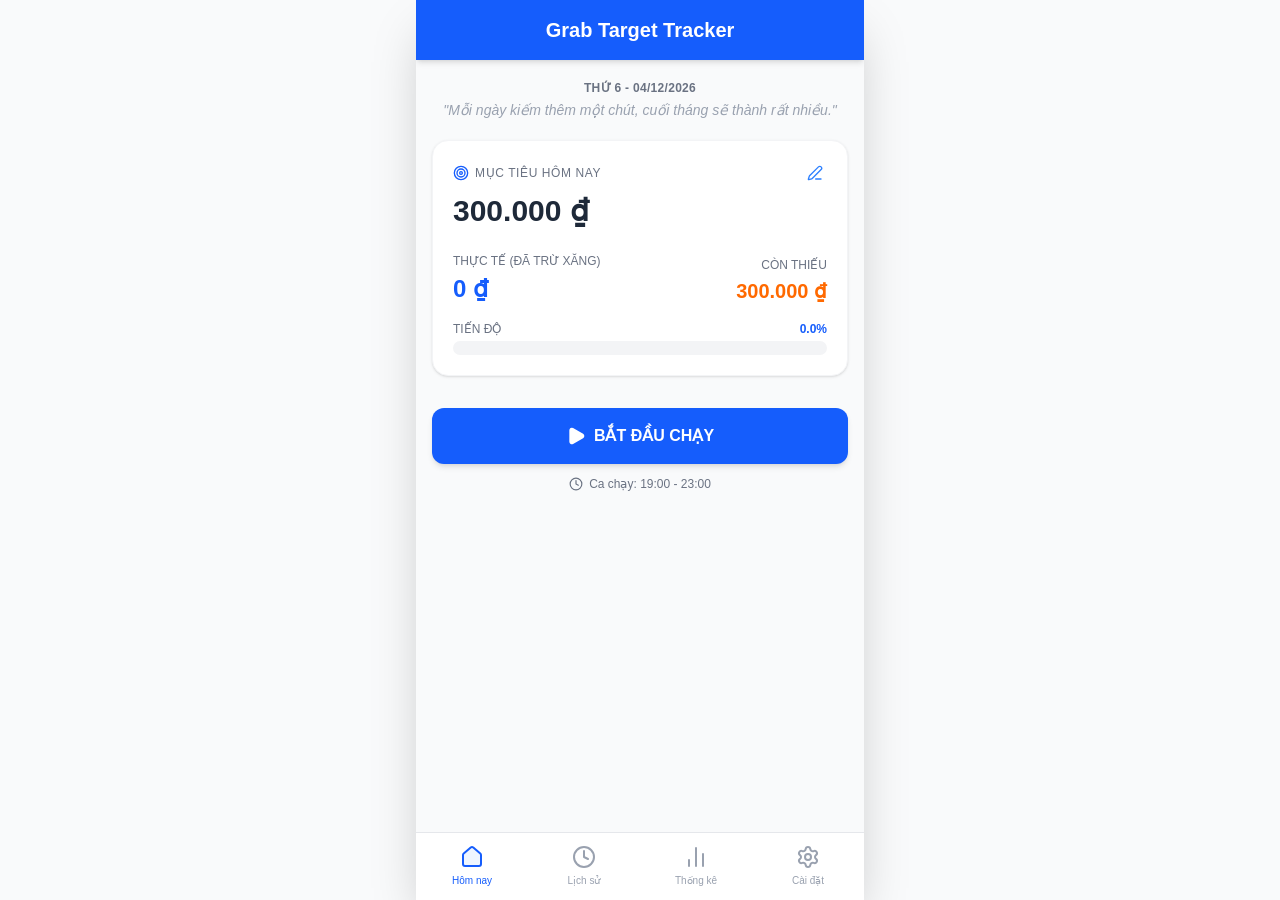
<file: docs/index.html>
<!doctype html>
<html lang="en">
  <head>
    <meta charset="UTF-8" />
    <meta name="viewport" content="width=device-width, initial-scale=1.0" />
    <title>Grab Driver Target Tracker</title>
    <meta name="description" content="Ứng dụng theo dõi mục tiêu thu nhập và tiền xăng hàng ngày dành cho tài xế Grab." />
    <meta property="og:title" content="Grab Driver Target Tracker" />
    <meta property="og:description" content="Ứng dụng theo dõi mục tiêu thu nhập và tiền xăng hàng ngày dành cho tài xế Grab." />
    <meta property="og:type" content="website" />
    <meta name="twitter:card" content="summary_large_image" />
    <script type="module" crossorigin src="./assets/index-TwzxpZ_W.js"></script>
    <link rel="stylesheet" crossorigin href="./assets/index-CAObqUo8.css">
  </head>
  <body>
    <div id="root"></div>
  </body>
</html>
</file>
<file: docs/assets/index-CAObqUo8.css>
/*! tailwindcss v4.3.3 | MIT License | https://tailwindcss.com */@layer properties{@supports (((-webkit-hyphens:none)) and (not (margin-trim:inline))) or ((-moz-orient:inline) and (not (color:rgb(from red r g b)))){*,:before,:after,::backdrop{--tw-space-y-reverse:0;--tw-border-style:solid;--tw-gradient-position:initial;--tw-gradient-from:#0000;--tw-gradient-via:#0000;--tw-gradient-to:#0000;--tw-gradient-stops:initial;--tw-gradient-via-stops:initial;--tw-gradient-from-position:0%;--tw-gradient-via-position:50%;--tw-gradient-to-position:100%;--tw-leading:initial;--tw-font-weight:initial;--tw-tracking:initial;--tw-shadow:0 0 #0000;--tw-shadow-color:initial;--tw-shadow-alpha:100%;--tw-inset-shadow:0 0 #0000;--tw-inset-shadow-color:initial;--tw-inset-shadow-alpha:100%;--tw-ring-color:initial;--tw-ring-shadow:0 0 #0000;--tw-inset-ring-color:initial;--tw-inset-ring-shadow:0 0 #0000;--tw-ring-inset:initial;--tw-ring-offset-width:0px;--tw-ring-offset-color:#fff;--tw-ring-offset-shadow:0 0 #0000;--tw-duration:initial;--tw-content:"";--tw-translate-x:0;--tw-translate-y:0;--tw-translate-z:0;--tw-scale-x:1;--tw-scale-y:1;--tw-scale-z:1}}}@layer theme{:root,:host{--font-sans:-apple-system, BlinkMacSystemFont, "Segoe UI", Roboto, "Helvetica Neue", "Noto Sans", Arial, sans-serif, "Apple Color Emoji", "Segoe UI Emoji", "Segoe UI Symbol", "Noto Color Emoji";--font-mono:ui-monospace, SFMono-Regular, Menlo, Monaco, Consolas, "Liberation Mono", "Courier New", monospace;--color-red-500:oklch(63.7% .237 25.331);--color-orange-50:oklch(98% .016 73.684);--color-orange-100:oklch(95.4% .038 75.164);--color-orange-200:oklch(90.1% .076 70.697);--color-orange-400:oklch(75% .183 55.934);--color-orange-500:oklch(70.5% .213 47.604);--color-orange-600:oklch(64.6% .222 41.116);--color-orange-700:oklch(55.3% .195 38.402);--color-amber-500:oklch(76.9% .188 70.08);--color-green-50:oklch(98.2% .018 155.826);--color-green-200:oklch(92.5% .084 155.995);--color-green-500:oklch(72.3% .219 149.579);--color-green-600:oklch(62.7% .194 149.214);--color-green-700:oklch(52.7% .154 150.069);--color-blue-50:oklch(97% .014 254.604);--color-blue-100:oklch(93.2% .032 255.585);--color-blue-200:oklch(88.2% .059 254.128);--color-blue-500:oklch(62.3% .214 259.815);--color-blue-600:oklch(54.6% .245 262.881);--color-blue-700:oklch(48.8% .243 264.376);--color-blue-900:oklch(37.9% .146 265.522);--color-gray-50:oklch(98.5% .002 247.839);--color-gray-100:oklch(96.7% .003 264.542);--color-gray-200:oklch(92.8% .006 264.531);--color-gray-300:oklch(87.2% .01 258.338);--color-gray-400:oklch(70.7% .022 261.325);--color-gray-500:oklch(55.1% .027 264.364);--color-gray-600:oklch(44.6% .03 256.802);--color-gray-700:oklch(37.3% .034 259.733);--color-gray-800:oklch(27.8% .033 256.848);--color-gray-900:oklch(21% .034 264.665);--color-black:#000;--color-white:#fff;--spacing:.25rem;--container-sm:24rem;--container-md:28rem;--text-xs:.75rem;--text-xs--line-height:calc(1 / .75);--text-sm:.875rem;--text-sm--line-height:calc(1.25 / .875);--text-base:1rem;--text-base--line-height: 1.5 ;--text-lg:1.125rem;--text-lg--line-height:calc(1.75 / 1.125);--text-xl:1.25rem;--text-xl--line-height:calc(1.75 / 1.25);--text-2xl:1.5rem;--text-2xl--line-height:calc(2 / 1.5);--text-3xl:1.875rem;--text-3xl--line-height: 1.2 ;--font-weight-medium:500;--font-weight-semibold:600;--font-weight-bold:700;--font-weight-extrabold:800;--tracking-wide:.025em;--tracking-wider:.05em;--leading-relaxed:1.625;--radius-md:.375rem;--radius-lg:.5rem;--radius-xl:.75rem;--radius-2xl:1rem;--animate-ping:ping 1s cubic-bezier(0, 0, .2, 1) infinite;--animate-pulse:pulse 2s cubic-bezier(.4, 0, .6, 1) infinite;--animate-bounce:bounce 1s infinite;--default-transition-duration:.15s;--default-transition-timing-function:cubic-bezier(.4, 0, .2, 1);--default-font-family:var(--font-sans);--default-mono-font-family:var(--font-mono)}}@layer base{*,:after,:before,::backdrop{box-sizing:border-box;border:0 solid;margin:0;padding:0}::file-selector-button{box-sizing:border-box;border:0 solid;margin:0;padding:0}html,:host{-webkit-text-size-adjust:100%;-moz-tab-size:4;tab-size:4;line-height:1.5;font-family:var(--default-font-family,-apple-system, BlinkMacSystemFont, "Segoe UI", Roboto, "Helvetica Neue", "Noto Sans", Arial, sans-serif, "Apple Color Emoji", "Segoe UI Emoji", "Segoe UI Symbol", "Noto Color Emoji");font-feature-settings:var(--default-font-feature-settings,normal);font-variation-settings:var(--default-font-variation-settings,normal);-webkit-tap-highlight-color:transparent}hr{height:0;color:inherit;border-top-width:1px}abbr:where([title]){-webkit-text-decoration:underline dotted;text-decoration:underline dotted}h1,h2,h3,h4,h5,h6{font-size:inherit;font-weight:inherit}a{color:inherit;-webkit-text-decoration:inherit;text-decoration:inherit}b,strong{font-weight:bolder}code,kbd,samp,pre{font-family:var(--default-mono-font-family,ui-monospace, SFMono-Regular, Menlo, Monaco, Consolas, "Liberation Mono", "Courier New", monospace);font-feature-settings:var(--default-mono-font-feature-settings,normal);font-variation-settings:var(--default-mono-font-variation-settings,normal);font-size:1em}small{font-size:80%}sub,sup{vertical-align:baseline;font-size:75%;line-height:0;position:relative}sub{bottom:-.25em}sup{top:-.5em}table{text-indent:0;border-color:inherit;border-collapse:collapse}:-moz-focusring:where(:not(iframe)){outline:auto}progress{vertical-align:baseline}summary{display:list-item}ol,ul,menu{list-style:none}img,svg,video,canvas,audio,iframe,embed,object{vertical-align:middle;display:block}img,video{max-width:100%;height:auto}button,input,select,optgroup,textarea{font:inherit;font-feature-settings:inherit;font-variation-settings:inherit;letter-spacing:inherit;color:inherit;opacity:1;background-color:#0000;border-radius:0}::file-selector-button{font:inherit;font-feature-settings:inherit;font-variation-settings:inherit;letter-spacing:inherit;color:inherit;opacity:1;background-color:#0000;border-radius:0}:where(select:is([multiple],[size])) optgroup{font-weight:bolder}:where(select:is([multiple],[size])) optgroup option{padding-inline-start:20px}::file-selector-button{margin-inline-end:4px}::placeholder{opacity:1}@supports (not ((-webkit-appearance:-apple-pay-button))) or (contain-intrinsic-size:1px){::placeholder{color:currentColor}@supports (color:color-mix(in lab,red,red)){::placeholder{color:color-mix(in oklab,currentcolor 50%,transparent)}}}textarea{resize:vertical}::-webkit-search-decoration{-webkit-appearance:none}::-webkit-date-and-time-value{min-height:1lh;text-align:inherit}::-webkit-datetime-edit{display:inline-flex}::-webkit-datetime-edit-fields-wrapper{padding:0}::-webkit-datetime-edit{padding-block:0}::-webkit-datetime-edit-year-field{padding-block:0}::-webkit-datetime-edit-month-field{padding-block:0}::-webkit-datetime-edit-day-field{padding-block:0}::-webkit-datetime-edit-hour-field{padding-block:0}::-webkit-datetime-edit-minute-field{padding-block:0}::-webkit-datetime-edit-second-field{padding-block:0}::-webkit-datetime-edit-millisecond-field{padding-block:0}::-webkit-datetime-edit-meridiem-field{padding-block:0}::-webkit-calendar-picker-indicator{line-height:1}:-moz-ui-invalid{box-shadow:none}button,input:where([type=button],[type=reset],[type=submit]){-webkit-appearance:button;-moz-appearance:button;appearance:button}::file-selector-button{-webkit-appearance:button;-moz-appearance:button;appearance:button}::-webkit-inner-spin-button{height:auto}::-webkit-outer-spin-button{height:auto}[hidden]:where(:not([hidden=until-found])){display:none!important}}@layer components;@layer utilities{.sr-only{clip-path:inset(50%);white-space:nowrap;border-width:0;width:1px;height:1px;margin:-1px;padding:0;position:absolute;overflow:hidden}.absolute{position:absolute}.fixed{position:fixed}.relative{position:relative}.sticky{position:sticky}.inset-0{top:0;right:0;bottom:0;left:0}.top-0{top:0}.bottom-0{bottom:0}.z-10{z-index:10}.z-20{z-index:20}.z-50{z-index:50}.mx-auto{margin-inline:auto}.my-8{margin-block:calc(var(--spacing) * 8)}.mt-0\.5{margin-top:calc(var(--spacing) * .5)}.mt-1{margin-top:var(--spacing)}.mt-2{margin-top:calc(var(--spacing) * 2)}.mt-3{margin-top:calc(var(--spacing) * 3)}.mt-4{margin-top:calc(var(--spacing) * 4)}.mt-6{margin-top:calc(var(--spacing) * 6)}.mb-1{margin-bottom:var(--spacing)}.mb-2{margin-bottom:calc(var(--spacing) * 2)}.mb-3{margin-bottom:calc(var(--spacing) * 3)}.mb-4{margin-bottom:calc(var(--spacing) * 4)}.mb-6{margin-bottom:calc(var(--spacing) * 6)}.block{display:block}.flex{display:flex}.grid{display:grid}.inline-flex{display:inline-flex}.h-2\.5{height:calc(var(--spacing) * 2.5)}.h-3\.5{height:calc(var(--spacing) * 3.5)}.h-6{height:calc(var(--spacing) * 6)}.h-\[60vh\]{height:60vh}.h-full{height:100%}.min-h-screen{min-height:100vh}.w-2\.5{width:calc(var(--spacing) * 2.5)}.w-11{width:calc(var(--spacing) * 11)}.w-full{width:100%}.max-w-md{max-width:var(--container-md)}.max-w-sm{max-width:var(--container-sm)}.flex-1{flex:1}.shrink-0{flex-shrink:0}.animate-bounce{animation:var(--animate-bounce)}.animate-ping{animation:var(--animate-ping)}.animate-pulse{animation:var(--animate-pulse)}.cursor-pointer{cursor:pointer}.grid-cols-2{grid-template-columns:repeat(2,minmax(0,1fr))}.flex-col{flex-direction:column}.items-center{align-items:center}.items-end{align-items:flex-end}.items-start{align-items:flex-start}.justify-around{justify-content:space-around}.justify-between{justify-content:space-between}.justify-center{justify-content:center}.gap-1{gap:var(--spacing)}.gap-1\.5{gap:calc(var(--spacing) * 1.5)}.gap-2{gap:calc(var(--spacing) * 2)}.gap-3{gap:calc(var(--spacing) * 3)}.gap-4{gap:calc(var(--spacing) * 4)}:where(.space-y-2>:not(:last-child)){--tw-space-y-reverse:0;margin-block-start:calc(calc(var(--spacing) * 2) * var(--tw-space-y-reverse));margin-block-end:calc(calc(var(--spacing) * 2) * calc(1 - var(--tw-space-y-reverse)))}:where(.space-y-3>:not(:last-child)){--tw-space-y-reverse:0;margin-block-start:calc(calc(var(--spacing) * 3) * var(--tw-space-y-reverse));margin-block-end:calc(calc(var(--spacing) * 3) * calc(1 - var(--tw-space-y-reverse)))}:where(.space-y-4>:not(:last-child)){--tw-space-y-reverse:0;margin-block-start:calc(calc(var(--spacing) * 4) * var(--tw-space-y-reverse));margin-block-end:calc(calc(var(--spacing) * 4) * calc(1 - var(--tw-space-y-reverse)))}.gap-y-2{row-gap:calc(var(--spacing) * 2)}.overflow-hidden{overflow:hidden}.overflow-y-auto{overflow-y:auto}.rounded-2xl{border-radius:var(--radius-2xl)}.rounded-full{border-radius:3.40282e38px}.rounded-lg{border-radius:var(--radius-lg)}.rounded-md{border-radius:var(--radius-md)}.rounded-xl{border-radius:var(--radius-xl)}.border{border-style:var(--tw-border-style);border-width:1px}.border-2{border-style:var(--tw-border-style);border-width:2px}.border-t{border-top-style:var(--tw-border-style);border-top-width:1px}.border-b{border-bottom-style:var(--tw-border-style);border-bottom-width:1px}.border-blue-100{border-color:var(--color-blue-100)}.border-blue-200{border-color:var(--color-blue-200)}.border-blue-600{border-color:var(--color-blue-600)}.border-gray-100{border-color:var(--color-gray-100)}.border-gray-200{border-color:var(--color-gray-200)}.border-gray-300{border-color:var(--color-gray-300)}.border-green-200{border-color:var(--color-green-200)}.border-orange-200{border-color:var(--color-orange-200)}.border-orange-400\/40{border-color:#ff8b1a66}@supports (color:color-mix(in lab,red,red)){.border-orange-400\/40{border-color:color-mix(in oklab,var(--color-orange-400) 40%,transparent)}}.border-white\/20{border-color:#fff3}@supports (color:color-mix(in lab,red,red)){.border-white\/20{border-color:color-mix(in oklab,var(--color-white) 20%,transparent)}}.bg-black\/20{background-color:#0003}@supports (color:color-mix(in lab,red,red)){.bg-black\/20{background-color:color-mix(in oklab,var(--color-black) 20%,transparent)}}.bg-black\/50{background-color:#00000080}@supports (color:color-mix(in lab,red,red)){.bg-black\/50{background-color:color-mix(in oklab,var(--color-black) 50%,transparent)}}.bg-blue-50{background-color:var(--color-blue-50)}.bg-blue-600{background-color:var(--color-blue-600)}.bg-gray-50{background-color:var(--color-gray-50)}.bg-gray-100{background-color:var(--color-gray-100)}.bg-gray-200{background-color:var(--color-gray-200)}.bg-gray-800{background-color:var(--color-gray-800)}.bg-green-50{background-color:var(--color-green-50)}.bg-green-500{background-color:var(--color-green-500)}.bg-orange-50{background-color:var(--color-orange-50)}.bg-white{background-color:var(--color-white)}.bg-white\/20{background-color:#fff3}@supports (color:color-mix(in lab,red,red)){.bg-white\/20{background-color:color-mix(in oklab,var(--color-white) 20%,transparent)}}.bg-linear-to-r{--tw-gradient-position:to right}@supports (background-image:linear-gradient(in lab,red,red)){.bg-linear-to-r{--tw-gradient-position:to right in oklab}}.bg-linear-to-r{background-image:linear-gradient(var(--tw-gradient-stops))}.from-amber-500{--tw-gradient-from:var(--color-amber-500);--tw-gradient-stops:var(--tw-gradient-via-stops,var(--tw-gradient-position), var(--tw-gradient-from) var(--tw-gradient-from-position), var(--tw-gradient-to) var(--tw-gradient-to-position))}.to-orange-600{--tw-gradient-to:var(--color-orange-600);--tw-gradient-stops:var(--tw-gradient-via-stops,var(--tw-gradient-position), var(--tw-gradient-from) var(--tw-gradient-from-position), var(--tw-gradient-to) var(--tw-gradient-to-position))}.fill-blue-50{fill:var(--color-blue-50)}.fill-white{fill:var(--color-white)}.p-0\.5{padding:calc(var(--spacing) * .5)}.p-1{padding:var(--spacing)}.p-2{padding:calc(var(--spacing) * 2)}.p-3{padding:calc(var(--spacing) * 3)}.p-4{padding:calc(var(--spacing) * 4)}.p-5{padding:calc(var(--spacing) * 5)}.p-6{padding:calc(var(--spacing) * 6)}.px-1{padding-inline:var(--spacing)}.px-2\.5{padding-inline:calc(var(--spacing) * 2.5)}.px-3{padding-inline:calc(var(--spacing) * 3)}.py-1{padding-block:var(--spacing)}.py-1\.5{padding-block:calc(var(--spacing) * 1.5)}.py-2{padding-block:calc(var(--spacing) * 2)}.py-3{padding-block:calc(var(--spacing) * 3)}.py-3\.5{padding-block:calc(var(--spacing) * 3.5)}.py-4{padding-block:calc(var(--spacing) * 4)}.pt-1{padding-top:var(--spacing)}.pt-2{padding-top:calc(var(--spacing) * 2)}.pt-2\.5{padding-top:calc(var(--spacing) * 2.5)}.pt-3{padding-top:calc(var(--spacing) * 3)}.pt-4{padding-top:calc(var(--spacing) * 4)}.pb-2{padding-bottom:calc(var(--spacing) * 2)}.pb-3{padding-bottom:calc(var(--spacing) * 3)}.pb-20{padding-bottom:calc(var(--spacing) * 20)}.text-center{text-align:center}.text-right{text-align:right}.font-sans{font-family:var(--font-sans)}.text-2xl{font-size:var(--text-2xl);line-height:var(--tw-leading,var(--text-2xl--line-height))}.text-3xl{font-size:var(--text-3xl);line-height:var(--tw-leading,var(--text-3xl--line-height))}.text-base{font-size:var(--text-base);line-height:var(--tw-leading,var(--text-base--line-height))}.text-lg{font-size:var(--text-lg);line-height:var(--tw-leading,var(--text-lg--line-height))}.text-sm{font-size:var(--text-sm);line-height:var(--tw-leading,var(--text-sm--line-height))}.text-xl{font-size:var(--text-xl);line-height:var(--tw-leading,var(--text-xl--line-height))}.text-xs{font-size:var(--text-xs);line-height:var(--tw-leading,var(--text-xs--line-height))}.text-\[10px\]{font-size:10px}.text-\[11px\]{font-size:11px}.leading-relaxed{--tw-leading:var(--leading-relaxed);line-height:var(--leading-relaxed)}.font-bold{--tw-font-weight:var(--font-weight-bold);font-weight:var(--font-weight-bold)}.font-extrabold{--tw-font-weight:var(--font-weight-extrabold);font-weight:var(--font-weight-extrabold)}.font-medium{--tw-font-weight:var(--font-weight-medium);font-weight:var(--font-weight-medium)}.font-semibold{--tw-font-weight:var(--font-weight-semibold);font-weight:var(--font-weight-semibold)}.tracking-wide{--tw-tracking:var(--tracking-wide);letter-spacing:var(--tracking-wide)}.tracking-wider{--tw-tracking:var(--tracking-wider);letter-spacing:var(--tracking-wider)}.text-blue-500{color:var(--color-blue-500)}.text-blue-600{color:var(--color-blue-600)}.text-blue-700{color:var(--color-blue-700)}.text-blue-900{color:var(--color-blue-900)}.text-gray-400{color:var(--color-gray-400)}.text-gray-500{color:var(--color-gray-500)}.text-gray-600{color:var(--color-gray-600)}.text-gray-700{color:var(--color-gray-700)}.text-gray-800{color:var(--color-gray-800)}.text-gray-900{color:var(--color-gray-900)}.text-green-500{color:var(--color-green-500)}.text-green-600{color:var(--color-green-600)}.text-green-700{color:var(--color-green-700)}.text-orange-100{color:var(--color-orange-100)}.text-orange-500{color:var(--color-orange-500)}.text-orange-600{color:var(--color-orange-600)}.text-orange-700{color:var(--color-orange-700)}.text-red-500{color:var(--color-red-500)}.text-white{color:var(--color-white)}.text-white\/80{color:#fffc}@supports (color:color-mix(in lab,red,red)){.text-white\/80{color:color-mix(in oklab,var(--color-white) 80%,transparent)}}.uppercase{text-transform:uppercase}.italic{font-style:italic}.shadow-2xl{--tw-shadow:0 25px 50px -12px var(--tw-shadow-color,#00000040);box-shadow:var(--tw-inset-shadow),var(--tw-inset-ring-shadow),var(--tw-ring-offset-shadow),var(--tw-ring-shadow),var(--tw-shadow)}.shadow-lg{--tw-shadow:0 10px 15px -3px var(--tw-shadow-color,#0000001a), 0 4px 6px -4px var(--tw-shadow-color,#0000001a);box-shadow:var(--tw-inset-shadow),var(--tw-inset-ring-shadow),var(--tw-ring-offset-shadow),var(--tw-ring-shadow),var(--tw-shadow)}.shadow-md{--tw-shadow:0 4px 6px -1px var(--tw-shadow-color,#0000001a), 0 2px 4px -2px var(--tw-shadow-color,#0000001a);box-shadow:var(--tw-inset-shadow),var(--tw-inset-ring-shadow),var(--tw-ring-offset-shadow),var(--tw-ring-shadow),var(--tw-shadow)}.shadow-sm{--tw-shadow:0 1px 3px 0 var(--tw-shadow-color,#0000001a), 0 1px 2px -1px var(--tw-shadow-color,#0000001a);box-shadow:var(--tw-inset-shadow),var(--tw-inset-ring-shadow),var(--tw-ring-offset-shadow),var(--tw-ring-shadow),var(--tw-shadow)}.shadow-xs{--tw-shadow:0 1px 2px 0 var(--tw-shadow-color,#0000000d);box-shadow:var(--tw-inset-shadow),var(--tw-inset-ring-shadow),var(--tw-ring-offset-shadow),var(--tw-ring-shadow),var(--tw-shadow)}.transition-all{transition-property:all;transition-timing-function:var(--tw-ease,var(--default-transition-timing-function));transition-duration:var(--tw-duration,var(--default-transition-duration))}.transition-colors{transition-property:color,background-color,border-color,outline-color,text-decoration-color,fill,stroke,--tw-gradient-from,--tw-gradient-via,--tw-gradient-to;transition-timing-function:var(--tw-ease,var(--default-transition-timing-function));transition-duration:var(--tw-duration,var(--default-transition-duration))}.transition-transform{transition-property:transform,translate,scale,rotate;transition-timing-function:var(--tw-ease,var(--default-transition-timing-function));transition-duration:var(--tw-duration,var(--default-transition-duration))}.duration-500{--tw-duration:.5s;transition-duration:.5s}.outline-none{--tw-outline-style:none;outline-style:none}.peer-checked\:bg-blue-600:is(:where(.peer):checked~*){background-color:var(--color-blue-600)}.peer-focus\:outline-none:is(:where(.peer):focus~*){--tw-outline-style:none;outline-style:none}.selection\:bg-blue-200 ::selection{background-color:var(--color-blue-200)}.selection\:bg-blue-200::selection{background-color:var(--color-blue-200)}.after\:absolute:after{content:var(--tw-content);position:absolute}.after\:top-\[2px\]:after{content:var(--tw-content);top:2px}.after\:left-\[2px\]:after{content:var(--tw-content);left:2px}.after\:h-5:after{content:var(--tw-content);height:calc(var(--spacing) * 5)}.after\:w-5:after{content:var(--tw-content);width:calc(var(--spacing) * 5)}.after\:rounded-full:after{content:var(--tw-content);border-radius:3.40282e38px}.after\:border:after{content:var(--tw-content);border-style:var(--tw-border-style);border-width:1px}.after\:border-gray-300:after{content:var(--tw-content);border-color:var(--color-gray-300)}.after\:bg-white:after{content:var(--tw-content);background-color:var(--color-white)}.after\:transition-all:after{content:var(--tw-content);transition-property:all;transition-timing-function:var(--tw-ease,var(--default-transition-timing-function));transition-duration:var(--tw-duration,var(--default-transition-duration))}.after\:content-\[\'\'\]:after{--tw-content:"";content:var(--tw-content)}.peer-checked\:after\:translate-x-full:is(:where(.peer):checked~*):after{content:var(--tw-content);--tw-translate-x:100%;translate:var(--tw-translate-x) var(--tw-translate-y)}.peer-checked\:after\:border-white:is(:where(.peer):checked~*):after{content:var(--tw-content);border-color:var(--color-white)}@media(hover:hover){.hover\:bg-black\/30:hover{background-color:#0000004d}@supports (color:color-mix(in lab,red,red)){.hover\:bg-black\/30:hover{background-color:color-mix(in oklab,var(--color-black) 30%,transparent)}}.hover\:bg-blue-50:hover{background-color:var(--color-blue-50)}.hover\:bg-blue-100:hover{background-color:var(--color-blue-100)}.hover\:bg-blue-700:hover{background-color:var(--color-blue-700)}.hover\:bg-gray-200:hover{background-color:var(--color-gray-200)}.hover\:bg-gray-900:hover{background-color:var(--color-gray-900)}.hover\:text-blue-500:hover{color:var(--color-blue-500)}.hover\:text-gray-600:hover{color:var(--color-gray-600)}.hover\:text-red-500:hover{color:var(--color-red-500)}.hover\:text-white:hover{color:var(--color-white)}}.focus\:ring-2:focus{--tw-ring-shadow:var(--tw-ring-inset,) 0 0 0 calc(2px + var(--tw-ring-offset-width)) var(--tw-ring-color,currentcolor);box-shadow:var(--tw-inset-shadow),var(--tw-inset-ring-shadow),var(--tw-ring-offset-shadow),var(--tw-ring-shadow),var(--tw-shadow)}.focus\:ring-blue-500:focus{--tw-ring-color:var(--color-blue-500)}.active\:scale-95:active{--tw-scale-x:95%;--tw-scale-y:95%;--tw-scale-z:95%;scale:var(--tw-scale-x) var(--tw-scale-y)}.pb-safe{padding-bottom:env(safe-area-inset-bottom)}}.custom-scrollbar::-webkit-scrollbar{width:4px}.custom-scrollbar::-webkit-scrollbar-track{background:0 0}.custom-scrollbar::-webkit-scrollbar-thumb{background-color:#cbd5e1;border-radius:20px}@property --tw-space-y-reverse{syntax:"*";inherits:false;initial-value:0}@property --tw-border-style{syntax:"*";inherits:false;initial-value:solid}@property --tw-gradient-position{syntax:"*";inherits:false}@property --tw-gradient-from{syntax:"<color>";inherits:false;initial-value:#0000}@property --tw-gradient-via{syntax:"<color>";inherits:false;initial-value:#0000}@property --tw-gradient-to{syntax:"<color>";inherits:false;initial-value:#0000}@property --tw-gradient-stops{syntax:"*";inherits:false}@property --tw-gradient-via-stops{syntax:"*";inherits:false}@property --tw-gradient-from-position{syntax:"<length-percentage>";inherits:false;initial-value:0%}@property --tw-gradient-via-position{syntax:"<length-percentage>";inherits:false;initial-value:50%}@property --tw-gradient-to-position{syntax:"<length-percentage>";inherits:false;initial-value:100%}@property --tw-leading{syntax:"*";inherits:false}@property --tw-font-weight{syntax:"*";inherits:false}@property --tw-tracking{syntax:"*";inherits:false}@property --tw-shadow{syntax:"*";inherits:false;initial-value:0 0 #0000}@property --tw-shadow-color{syntax:"*";inherits:false}@property --tw-shadow-alpha{syntax:"<percentage>";inherits:false;initial-value:100%}@property --tw-inset-shadow{syntax:"*";inherits:false;initial-value:0 0 #0000}@property --tw-inset-shadow-color{syntax:"*";inherits:false}@property --tw-inset-shadow-alpha{syntax:"<percentage>";inherits:false;initial-value:100%}@property --tw-ring-color{syntax:"*";inherits:false}@property --tw-ring-shadow{syntax:"*";inherits:false;initial-value:0 0 #0000}@property --tw-inset-ring-color{syntax:"*";inherits:false}@property --tw-inset-ring-shadow{syntax:"*";inherits:false;initial-value:0 0 #0000}@property --tw-ring-inset{syntax:"*";inherits:false}@property --tw-ring-offset-width{syntax:"<length>";inherits:false;initial-value:0}@property --tw-ring-offset-color{syntax:"*";inherits:false;initial-value:#fff}@property --tw-ring-offset-shadow{syntax:"*";inherits:false;initial-value:0 0 #0000}@property --tw-duration{syntax:"*";inherits:false}@property --tw-content{syntax:"*";inherits:false;initial-value:""}@property --tw-translate-x{syntax:"*";inherits:false;initial-value:0}@property --tw-translate-y{syntax:"*";inherits:false;initial-value:0}@property --tw-translate-z{syntax:"*";inherits:false;initial-value:0}@property --tw-scale-x{syntax:"*";inherits:false;initial-value:1}@property --tw-scale-y{syntax:"*";inherits:false;initial-value:1}@property --tw-scale-z{syntax:"*";inherits:false;initial-value:1}@keyframes ping{75%,to{opacity:0;transform:scale(2)}}@keyframes pulse{50%{opacity:.5}}@keyframes bounce{0%,to{animation-timing-function:cubic-bezier(.8,0,1,1);transform:translateY(-25%)}50%{animation-timing-function:cubic-bezier(0,0,.2,1);transform:none}}
</file>
